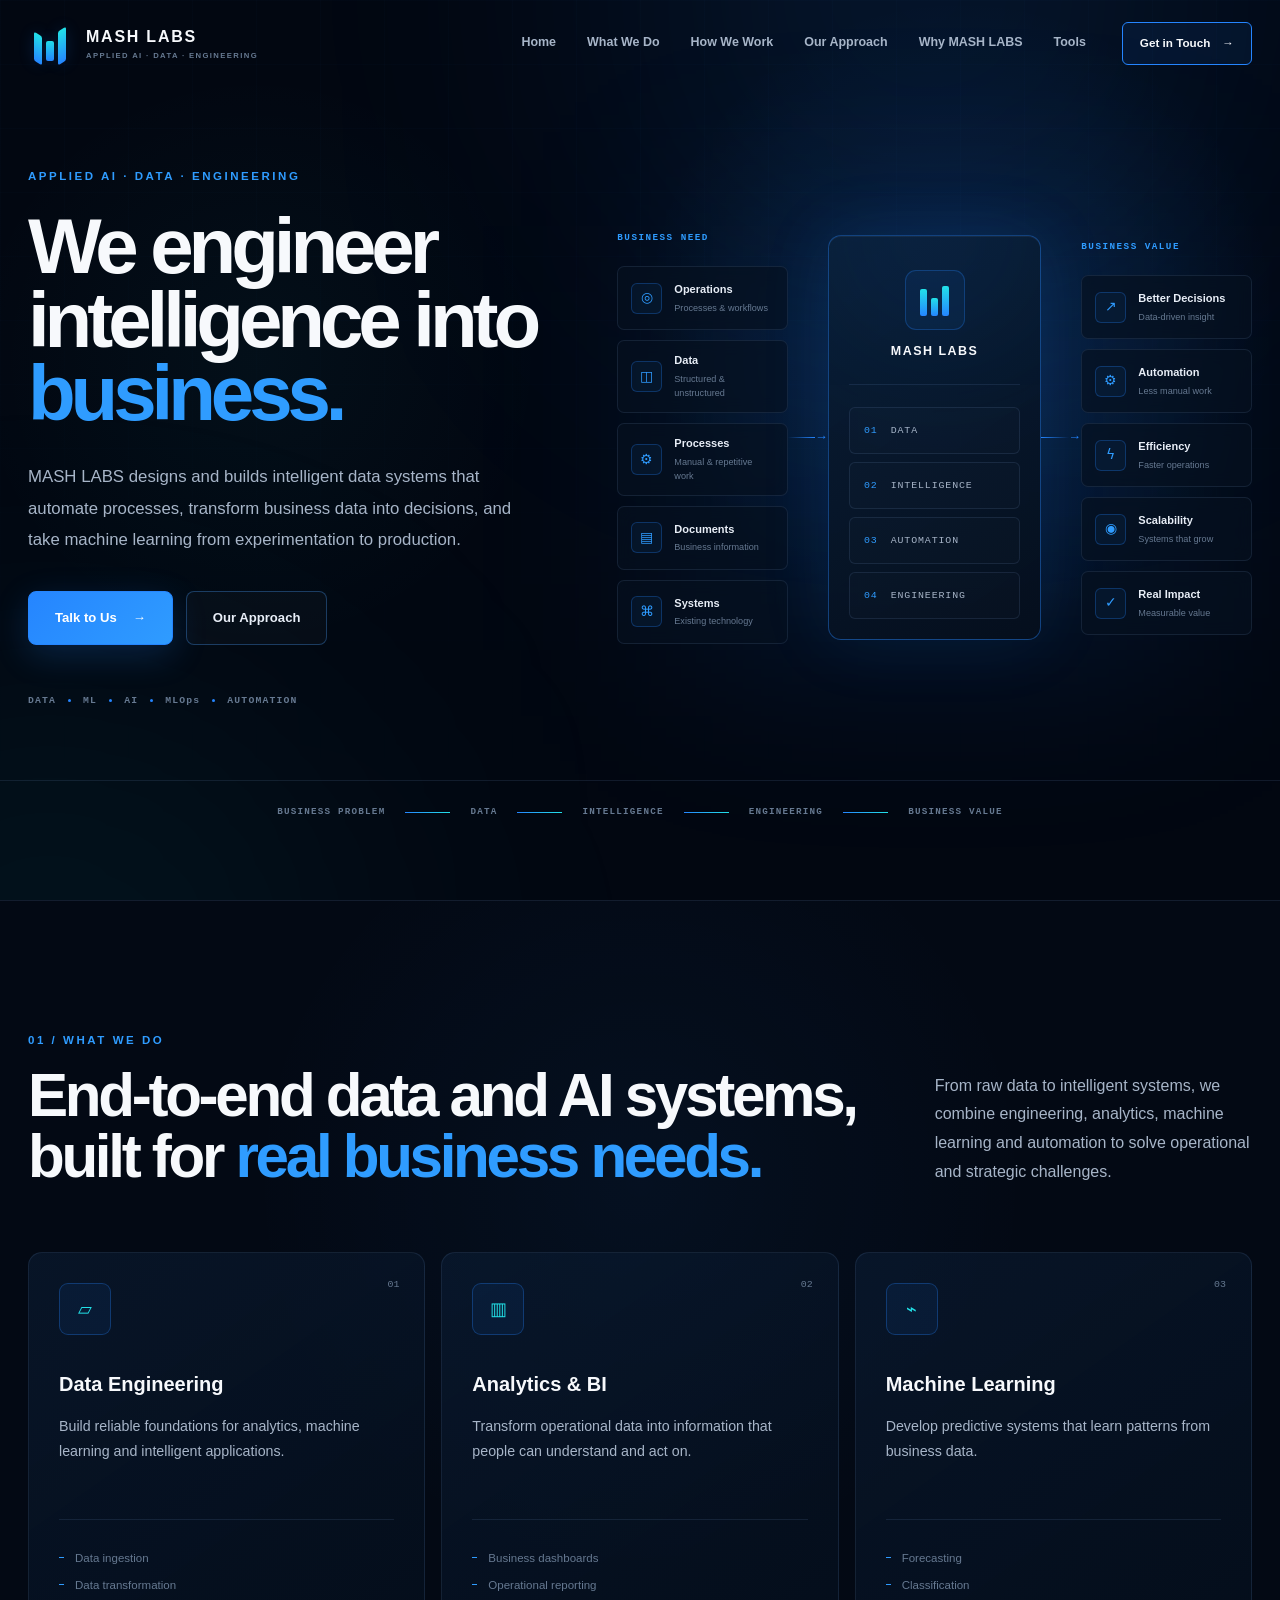
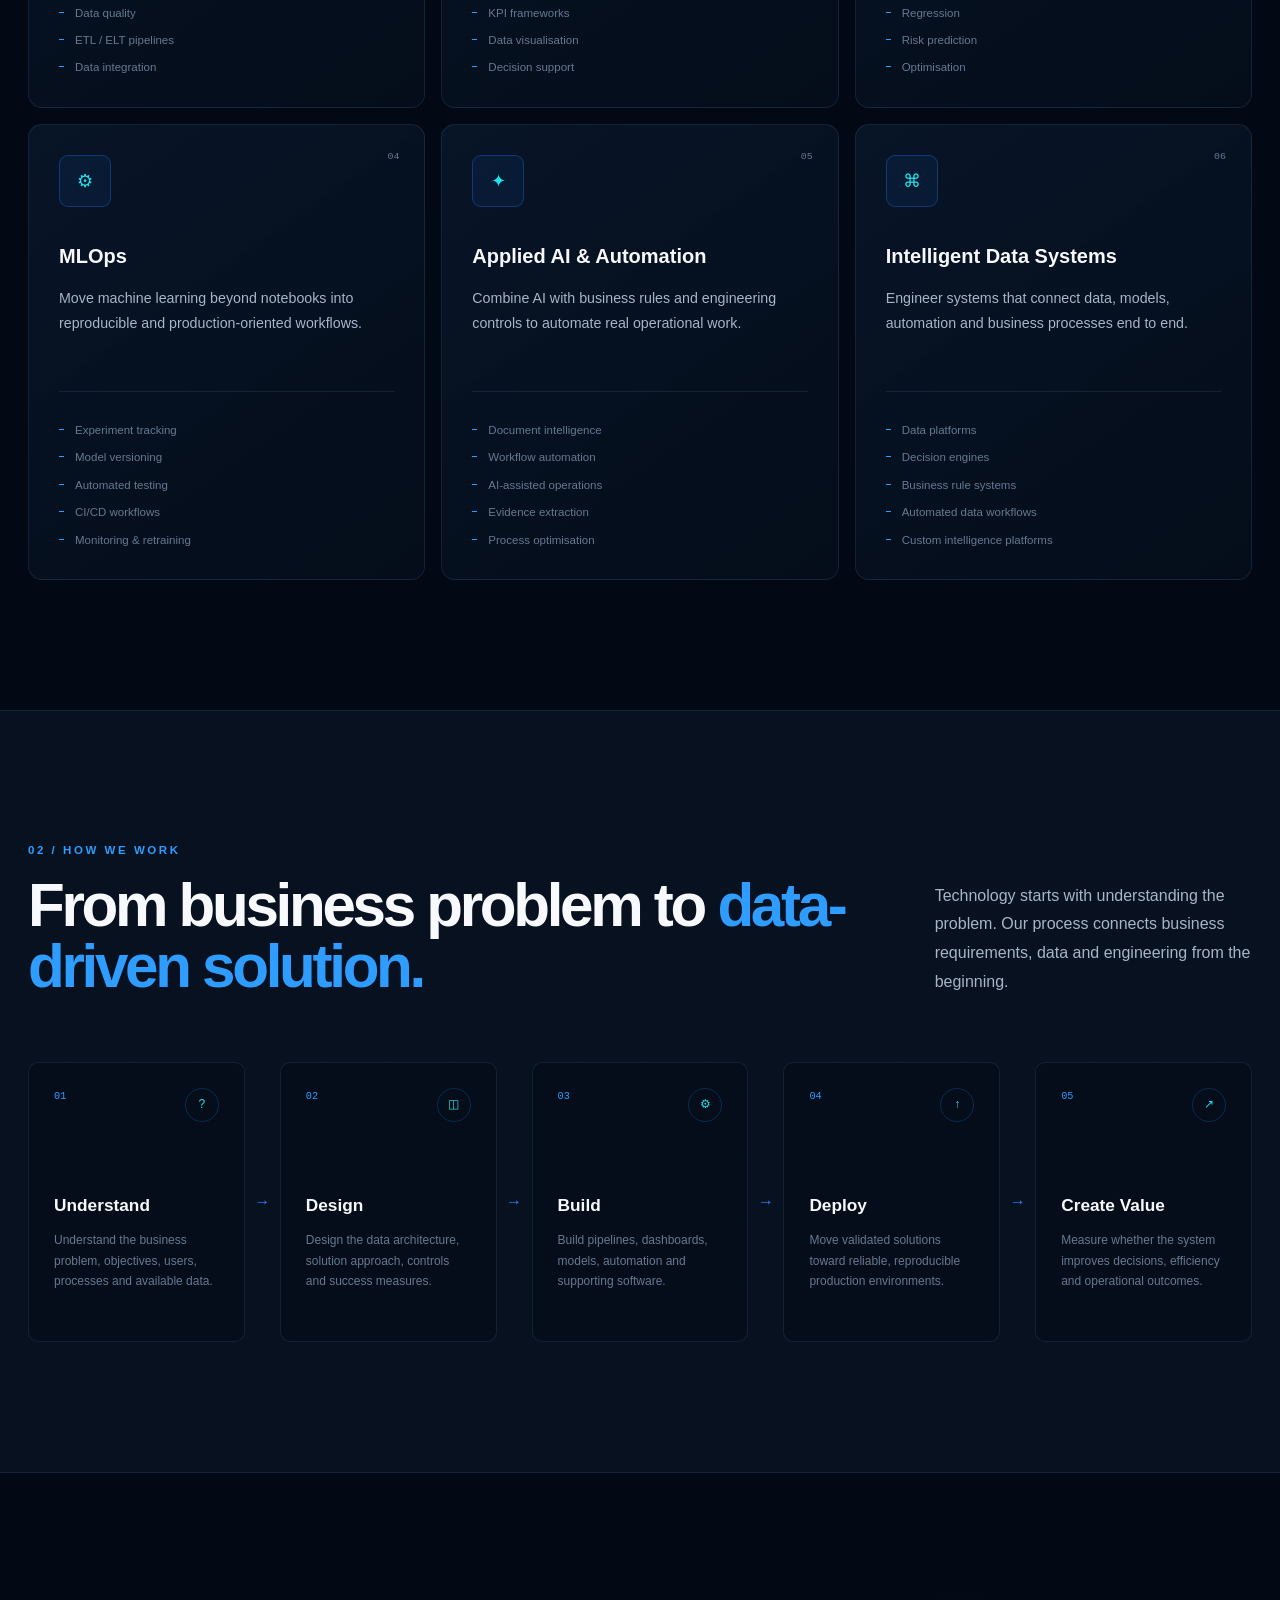
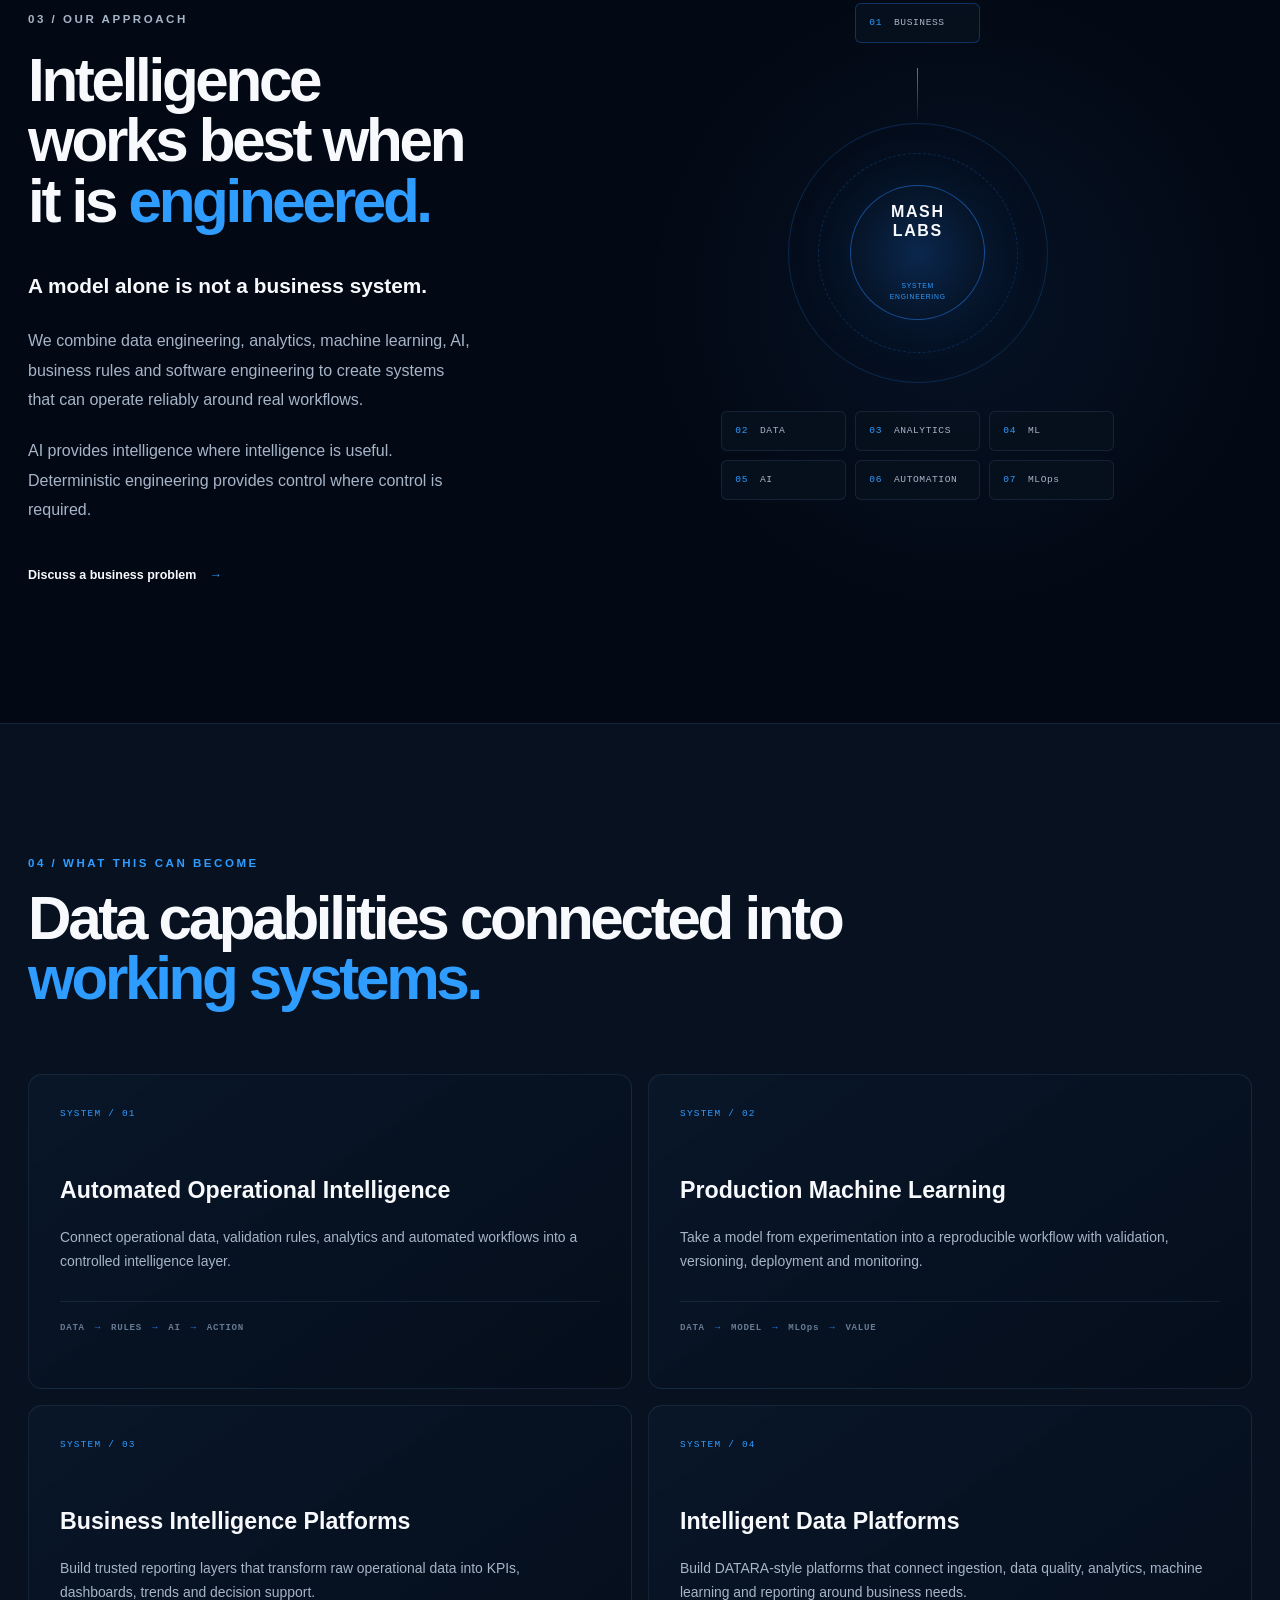
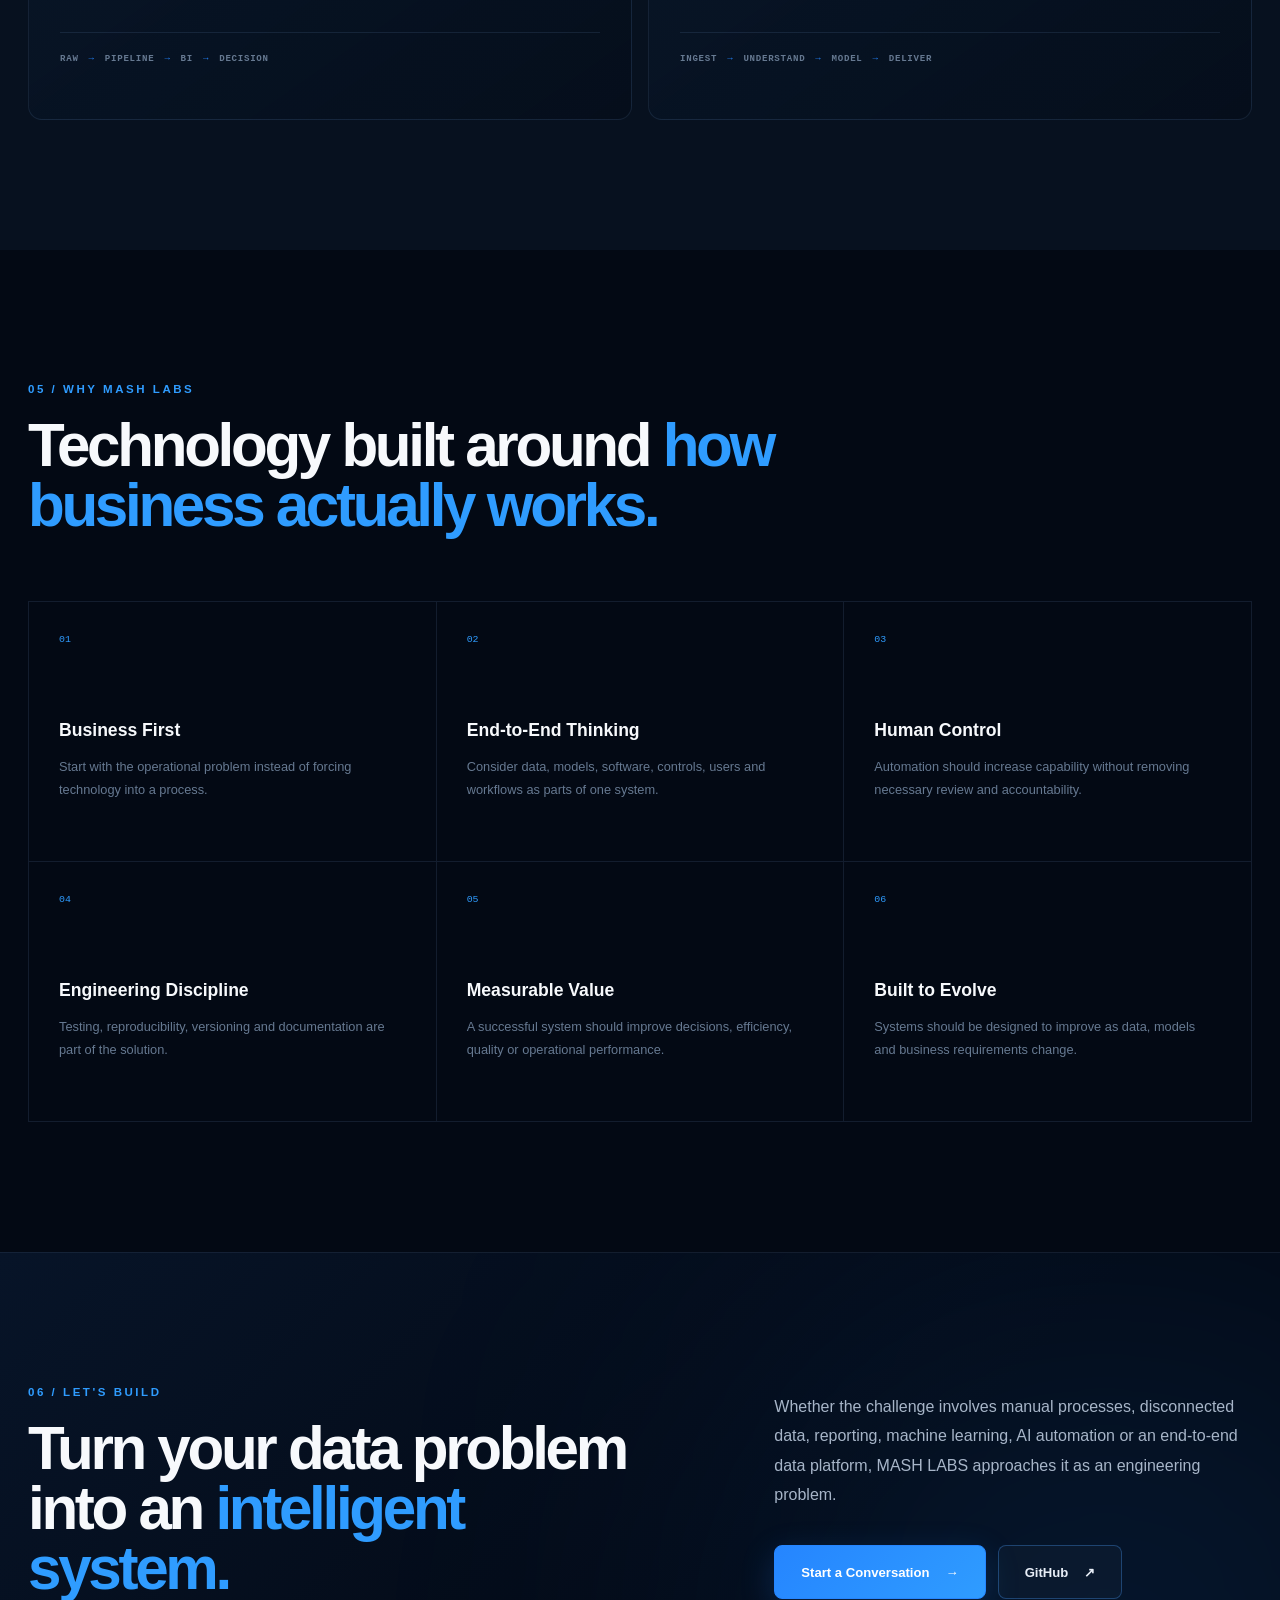
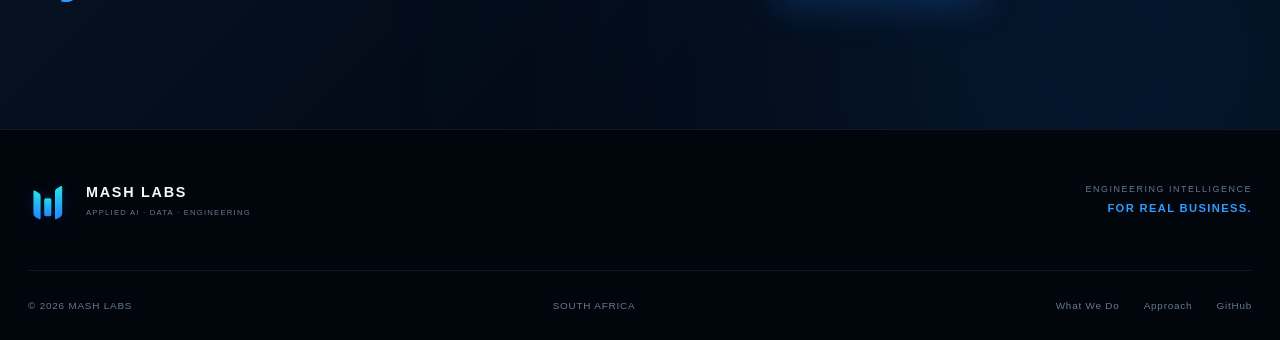
<file: index.html>
<!DOCTYPE html>
<html lang="en">

<head>
    
    <meta charset="UTF-8">

    <meta
        name="viewport"
        content="width=device-width, initial-scale=1.0"
    >

    <title>MASH LABS | Applied AI · Data · Engineering</title>

    <meta
        name="description"
        content="MASH LABS is an applied AI and data engineering lab building intelligent data systems, machine learning solutions, MLOps platforms, analytics and business automation."
    >

    <meta
        name="author"
        content="MASH LABS"
    >

    <meta
        name="theme-color"
        content="#030A14"
    >

    <!-- =====================================================
         MASH LABS SOCIAL / OPEN GRAPH
         ===================================================== -->

    <meta
        property="og:type"
        content="website"
    >

    <meta
        property="og:site_name"
        content="MASH LABS"
    >

    <meta
        property="og:title"
        content="MASH LABS | Applied AI · Data · Engineering"
    >

    <meta
        property="og:description"
        content="We engineer intelligence into business. MASH LABS builds intelligent data systems across data engineering, analytics, machine learning, MLOps and applied AI."
    >

    <meta
        property="og:url"
        content="https://takalani95.github.io/mash-labs/"
    >

    <meta
        property="og:image"
        content="https://takalani95.github.io/mash-labs/assets/images/brand/mash-labs-social-banner.png"
    >

    <meta
        property="og:image:alt"
        content="MASH LABS — Applied AI, Data and Engineering"
    >

    <!-- =====================================================
         X / TWITTER CARD
         ===================================================== -->

    <meta
        name="twitter:card"
        content="summary_large_image"
    >

    <meta
        name="twitter:title"
        content="MASH LABS | Applied AI · Data · Engineering"
    >

    <meta
        name="twitter:description"
        content="We engineer intelligence into business."
    >

    <meta
        name="twitter:image"
        content="https://takalani95.github.io/mash-labs/assets/images/brand/mash-labs-social-banner.png"
    >

    <!-- =====================================================
         BRAND ASSETS
         ===================================================== -->

    <link
        rel="icon"
        type="image/svg+xml"
        href="assets/images/brand/mash-labs-mark.svg"
    >

    <link
        rel="stylesheet"
        href="assets/css/style.css"
    >
</head>



<body>

    <!-- =====================================================
         NAVIGATION
         ===================================================== -->

    <header class="site-header">

        <nav class="navbar container">

            <a class="brand" href="#home" aria-label="MASH LABS home">

                <div class="brand-symbol" aria-hidden="true">
                    <span class="symbol-left"></span>
                    <span class="symbol-middle"></span>
                    <span class="symbol-right"></span>
                </div>

                <div class="brand-copy">
                    <strong>MASH LABS</strong>
                    <span>APPLIED AI · DATA · ENGINEERING</span>
                </div>

            </a>


            <button
                class="menu-toggle"
                type="button"
                aria-label="Open navigation"
                aria-expanded="false"
            >
                <span></span>
                <span></span>
            </button>


            <div class="nav-links">

                <a href="#home">Home</a>
                <a href="#services">What We Do</a>
                <a href="#process">How We Work</a>
                <a href="#approach">Our Approach</a>
                <a href="#why">Why MASH LABS</a>
                <a href="tools/">Tools</a>

            </div>


            <a class="nav-cta" href="#contact">
                Get in Touch
                <span>→</span>
            </a>

        </nav>

    </header>


    <main>

        <!-- =====================================================
             HERO
             ===================================================== -->

        <section class="hero" id="home">

            <div class="hero-grid"></div>
            <div class="hero-glow hero-glow-one"></div>
            <div class="hero-glow hero-glow-two"></div>


            <div class="container hero-layout">


                <!-- Hero copy -->

                <div class="hero-copy">

                    <p class="eyebrow">
                        APPLIED AI · DATA · ENGINEERING
                    </p>


                    <h1>
                        We engineer
                        <br>
                        intelligence into
                        <span>business.</span>
                    </h1>


                    <p class="hero-description">

                        MASH LABS designs and builds intelligent data systems
                        that automate processes, transform business data into
                        decisions, and take machine learning from
                        experimentation to production.

                    </p>


                    <div class="hero-actions">

                        <a class="button button-primary" href="#contact">
                            Talk to Us
                            <span>→</span>
                        </a>

                        <a class="button button-secondary" href="#approach">
                            Our Approach
                        </a>

                    </div>


                    <div class="hero-tech">

                        <span>DATA</span>
                        <i></i>
                        <span>ML</span>
                        <i></i>
                        <span>AI</span>
                        <i></i>
                        <span>MLOps</span>
                        <i></i>
                        <span>AUTOMATION</span>

                    </div>

                </div>


                <!-- Hero System Illustration -->

                <div class="hero-system">

                    <div class="system-map">


                        <!-- Business Need -->

                        <div class="system-column input-column">

                            <div class="system-heading">
                                BUSINESS NEED
                            </div>


                            <div class="input-item">
                                <span class="system-icon">◎</span>

                                <div>
                                    <strong>Operations</strong>
                                    <small>Processes & workflows</small>
                                </div>
                            </div>


                            <div class="input-item">
                                <span class="system-icon">◫</span>

                                <div>
                                    <strong>Data</strong>
                                    <small>Structured & unstructured</small>
                                </div>
                            </div>


                            <div class="input-item">
                                <span class="system-icon">⚙</span>

                                <div>
                                    <strong>Processes</strong>
                                    <small>Manual & repetitive work</small>
                                </div>
                            </div>


                            <div class="input-item">
                                <span class="system-icon">▤</span>

                                <div>
                                    <strong>Documents</strong>
                                    <small>Business information</small>
                                </div>
                            </div>


                            <div class="input-item">
                                <span class="system-icon">⌘</span>

                                <div>
                                    <strong>Systems</strong>
                                    <small>Existing technology</small>
                                </div>
                            </div>

                        </div>


                        <div class="system-connector connector-left">
                            <span></span>
                            <strong>→</strong>
                        </div>


                        <!-- MASH LABS Engine -->

                        <div class="engine">

                            <div class="engine-top">

                                <div class="engine-logo">

                                    <div class="engine-symbol">
                                        <span></span>
                                        <span></span>
                                        <span></span>
                                    </div>

                                </div>

                                <strong>MASH LABS</strong>

                            </div>


                            <div class="engine-layer">
                                <span>01</span>
                                DATA
                            </div>

                            <div class="engine-layer">
                                <span>02</span>
                                INTELLIGENCE
                            </div>

                            <div class="engine-layer">
                                <span>03</span>
                                AUTOMATION
                            </div>

                            <div class="engine-layer">
                                <span>04</span>
                                ENGINEERING
                            </div>

                        </div>


                        <div class="system-connector connector-right">
                            <span></span>
                            <strong>→</strong>
                        </div>


                        <!-- Outputs -->

                        <div class="system-column output-column">

                            <div class="system-heading">
                                BUSINESS VALUE
                            </div>


                            <div class="output-item">
                                <span>↗</span>

                                <div>
                                    <strong>Better Decisions</strong>
                                    <small>Data-driven insight</small>
                                </div>
                            </div>


                            <div class="output-item">
                                <span>⚙</span>

                                <div>
                                    <strong>Automation</strong>
                                    <small>Less manual work</small>
                                </div>
                            </div>


                            <div class="output-item">
                                <span>ϟ</span>

                                <div>
                                    <strong>Efficiency</strong>
                                    <small>Faster operations</small>
                                </div>
                            </div>


                            <div class="output-item">
                                <span>◉</span>

                                <div>
                                    <strong>Scalability</strong>
                                    <small>Systems that grow</small>
                                </div>
                            </div>


                            <div class="output-item">
                                <span>✓</span>

                                <div>
                                    <strong>Real Impact</strong>
                                    <small>Measurable value</small>
                                </div>
                            </div>

                        </div>


                    </div>

                </div>

            </div>


            <div class="hero-bottom-line">

                <div class="container">

                    <span>
                        BUSINESS PROBLEM
                    </span>

                    <i></i>

                    <span>
                        DATA
                    </span>

                    <i></i>

                    <span>
                        INTELLIGENCE
                    </span>

                    <i></i>

                    <span>
                        ENGINEERING
                    </span>

                    <i></i>

                    <span>
                        BUSINESS VALUE
                    </span>

                </div>

            </div>

        </section>


        <!-- =====================================================
             WHAT WE DO
             ===================================================== -->

        <section class="services section" id="services">

            <div class="container">


                <div class="section-heading">

                    <div>

                        <p class="section-label">
                            01 / WHAT WE DO
                        </p>

                        <h2>
                            End-to-end data and AI systems,
                            built for
                            <span>real business needs.</span>
                        </h2>

                    </div>


                    <p class="section-description">

                        From raw data to intelligent systems, we combine
                        engineering, analytics, machine learning and automation
                        to solve operational and strategic challenges.

                    </p>

                </div>


                <div class="services-grid">


                    <!-- Data Engineering -->

                    <article class="service-card">

                        <div class="service-number">01</div>

                        <div class="service-icon">
                            <span>▱</span>
                        </div>

                        <h3>Data Engineering</h3>

                        <p>
                            Build reliable foundations for analytics,
                            machine learning and intelligent applications.
                        </p>

                        <ul>
                            <li>Data ingestion</li>
                            <li>Data transformation</li>
                            <li>Data quality</li>
                            <li>ETL / ELT pipelines</li>
                            <li>Data integration</li>
                        </ul>

                    </article>


                    <!-- Analytics -->

                    <article class="service-card">

                        <div class="service-number">02</div>

                        <div class="service-icon">
                            <span>▥</span>
                        </div>

                        <h3>Analytics & BI</h3>

                        <p>
                            Transform operational data into information
                            that people can understand and act on.
                        </p>

                        <ul>
                            <li>Business dashboards</li>
                            <li>Operational reporting</li>
                            <li>KPI frameworks</li>
                            <li>Data visualisation</li>
                            <li>Decision support</li>
                        </ul>

                    </article>


                    <!-- Machine Learning -->

                    <article class="service-card">

                        <div class="service-number">03</div>

                        <div class="service-icon">
                            <span>⌁</span>
                        </div>

                        <h3>Machine Learning</h3>

                        <p>
                            Develop predictive systems that learn patterns
                            from business data.
                        </p>

                        <ul>
                            <li>Forecasting</li>
                            <li>Classification</li>
                            <li>Regression</li>
                            <li>Risk prediction</li>
                            <li>Optimisation</li>
                        </ul>

                    </article>


                    <!-- MLOps -->

                    <article class="service-card">

                        <div class="service-number">04</div>

                        <div class="service-icon">
                            <span>⚙</span>
                        </div>

                        <h3>MLOps</h3>

                        <p>
                            Move machine learning beyond notebooks into
                            reproducible and production-oriented workflows.
                        </p>

                        <ul>
                            <li>Experiment tracking</li>
                            <li>Model versioning</li>
                            <li>Automated testing</li>
                            <li>CI/CD workflows</li>
                            <li>Monitoring & retraining</li>
                        </ul>

                    </article>


                    <!-- AI Automation -->

                    <article class="service-card">

                        <div class="service-number">05</div>

                        <div class="service-icon">
                            <span>✦</span>
                        </div>

                        <h3>Applied AI & Automation</h3>

                        <p>
                            Combine AI with business rules and engineering
                            controls to automate real operational work.
                        </p>

                        <ul>
                            <li>Document intelligence</li>
                            <li>Workflow automation</li>
                            <li>AI-assisted operations</li>
                            <li>Evidence extraction</li>
                            <li>Process optimisation</li>
                        </ul>

                    </article>


                    <!-- Intelligent Systems -->

                    <article class="service-card">

                        <div class="service-number">06</div>

                        <div class="service-icon">
                            <span>⌘</span>
                        </div>

                        <h3>Intelligent Data Systems</h3>

                        <p>
                            Engineer systems that connect data, models,
                            automation and business processes end to end.
                        </p>

                        <ul>
                            <li>Data platforms</li>
                            <li>Decision engines</li>
                            <li>Business rule systems</li>
                            <li>Automated data workflows</li>
                            <li>Custom intelligence platforms</li>
                        </ul>

                    </article>


                </div>

            </div>

        </section>


        <!-- =====================================================
             HOW WE WORK
             ===================================================== -->

        <section class="process section" id="process">

            <div class="process-grid-bg"></div>

            <div class="container">


                <div class="section-heading process-heading">

                    <div>

                        <p class="section-label">
                            02 / HOW WE WORK
                        </p>

                        <h2>
                            From business problem
                            to <span>data-driven solution.</span>
                        </h2>

                    </div>


                    <p class="section-description">

                        Technology starts with understanding the problem.
                        Our process connects business requirements,
                        data and engineering from the beginning.

                    </p>

                </div>


                <div class="process-flow">


                    <article class="process-step">

                        <div class="step-top">

                            <span class="step-number">01</span>

                            <div class="step-icon">
                                ?
                            </div>

                        </div>

                        <h3>Understand</h3>

                        <p>
                            Understand the business problem, objectives,
                            users, processes and available data.
                        </p>

                    </article>


                    <div class="process-arrow">→</div>


                    <article class="process-step">

                        <div class="step-top">

                            <span class="step-number">02</span>

                            <div class="step-icon">
                                ◫
                            </div>

                        </div>

                        <h3>Design</h3>

                        <p>
                            Design the data architecture, solution approach,
                            controls and success measures.
                        </p>

                    </article>


                    <div class="process-arrow">→</div>


                    <article class="process-step">

                        <div class="step-top">

                            <span class="step-number">03</span>

                            <div class="step-icon">
                                ⚙
                            </div>

                        </div>

                        <h3>Build</h3>

                        <p>
                            Build pipelines, dashboards, models,
                            automation and supporting software.
                        </p>

                    </article>


                    <div class="process-arrow">→</div>


                    <article class="process-step">

                        <div class="step-top">

                            <span class="step-number">04</span>

                            <div class="step-icon">
                                ↑
                            </div>

                        </div>

                        <h3>Deploy</h3>

                        <p>
                            Move validated solutions toward reliable,
                            reproducible production environments.
                        </p>

                    </article>


                    <div class="process-arrow">→</div>


                    <article class="process-step">

                        <div class="step-top">

                            <span class="step-number">05</span>

                            <div class="step-icon">
                                ↗
                            </div>

                        </div>

                        <h3>Create Value</h3>

                        <p>
                            Measure whether the system improves decisions,
                            efficiency and operational outcomes.
                        </p>

                    </article>


                </div>

            </div>

        </section>


        <!-- =====================================================
             APPROACH
             ===================================================== -->

        <section class="approach section" id="approach">

            <div class="container approach-layout">


                <div class="approach-copy">

                    <p class="section-label">
                        03 / OUR APPROACH
                    </p>


                    <h2>
                        Intelligence works best
                        when it is
                        <span>engineered.</span>
                    </h2>


                    <p class="approach-lead">

                        A model alone is not a business system.

                    </p>


                    <p>

                        We combine data engineering, analytics, machine
                        learning, AI, business rules and software engineering
                        to create systems that can operate reliably around
                        real workflows.

                    </p>


                    <p>

                        AI provides intelligence where intelligence is useful.
                        Deterministic engineering provides control where
                        control is required.

                    </p>


                    <a class="text-link" href="#contact">
                        Discuss a business problem
                        <span>→</span>
                    </a>

                </div>


                <div class="approach-system">


                    <div class="approach-node node-business">
                        <span>01</span>
                        BUSINESS
                    </div>


                    <div class="approach-line"></div>


                    <div class="approach-core">

                        <div class="core-ring ring-one"></div>
                        <div class="core-ring ring-two"></div>

                        <div class="core-center">

                            <strong>
                                MASH
                                <br>
                                LABS
                            </strong>

                            <small>
                                SYSTEM
                                <br>
                                ENGINEERING
                            </small>

                        </div>

                    </div>


                    <div class="approach-nodes">

                        <div class="approach-node">
                            <span>02</span>
                            DATA
                        </div>

                        <div class="approach-node">
                            <span>03</span>
                            ANALYTICS
                        </div>

                        <div class="approach-node">
                            <span>04</span>
                            ML
                        </div>

                        <div class="approach-node">
                            <span>05</span>
                            AI
                        </div>

                        <div class="approach-node">
                            <span>06</span>
                            AUTOMATION
                        </div>

                        <div class="approach-node">
                            <span>07</span>
                            MLOps
                        </div>

                    </div>


                </div>

            </div>

        </section>


        <!-- =====================================================
             SYSTEM EXAMPLES
             ===================================================== -->

        <section class="solutions section">

            <div class="container">


                <div class="section-heading">

                    <div>

                        <p class="section-label">
                            04 / WHAT THIS CAN BECOME
                        </p>

                        <h2>
                            Data capabilities connected
                            into <span>working systems.</span>
                        </h2>

                    </div>

                </div>


                <div class="solution-grid">


                    <article class="solution-card">

                        <span class="solution-index">
                            SYSTEM / 01
                        </span>

                        <h3>
                            Automated Operational Intelligence
                        </h3>

                        <p>

                            Connect operational data, validation rules,
                            analytics and automated workflows into a
                            controlled intelligence layer.

                        </p>


                        <div class="mini-flow">

                            <span>DATA</span>
                            <i>→</i>
                            <span>RULES</span>
                            <i>→</i>
                            <span>AI</span>
                            <i>→</i>
                            <span>ACTION</span>

                        </div>

                    </article>


                    <article class="solution-card">

                        <span class="solution-index">
                            SYSTEM / 02
                        </span>

                        <h3>
                            Production Machine Learning
                        </h3>

                        <p>

                            Take a model from experimentation into a
                            reproducible workflow with validation,
                            versioning, deployment and monitoring.

                        </p>


                        <div class="mini-flow">

                            <span>DATA</span>
                            <i>→</i>
                            <span>MODEL</span>
                            <i>→</i>
                            <span>MLOps</span>
                            <i>→</i>
                            <span>VALUE</span>

                        </div>

                    </article>


                    <article class="solution-card">

                        <span class="solution-index">
                            SYSTEM / 03
                        </span>

                        <h3>
                            Business Intelligence Platforms
                        </h3>

                        <p>

                            Build trusted reporting layers that transform
                            raw operational data into KPIs, dashboards,
                            trends and decision support.

                        </p>


                        <div class="mini-flow">

                            <span>RAW</span>
                            <i>→</i>
                            <span>PIPELINE</span>
                            <i>→</i>
                            <span>BI</span>
                            <i>→</i>
                            <span>DECISION</span>

                        </div>

                    </article>


                    <article class="solution-card">

                        <span class="solution-index">
                            SYSTEM / 04
                        </span>

                        <h3>
                            Intelligent Data Platforms
                        </h3>

                        <p>

                            Build DATARA-style platforms that connect
                            ingestion, data quality, analytics, machine
                            learning and reporting around business needs.

                        </p>


                        <div class="mini-flow">

                            <span>INGEST</span>
                            <i>→</i>
                            <span>UNDERSTAND</span>
                            <i>→</i>
                            <span>MODEL</span>
                            <i>→</i>
                            <span>DELIVER</span>

                        </div>

                    </article>


                </div>

            </div>

        </section>


        <!-- =====================================================
             WHY MASH LABS
             ===================================================== -->

        <section class="why section" id="why">

            <div class="container">


                <div class="why-heading">

                    <p class="section-label">
                        05 / WHY MASH LABS
                    </p>

                    <h2>
                        Technology built around
                        <span>how business actually works.</span>
                    </h2>

                </div>


                <div class="why-grid">


                    <article class="why-card">

                        <span>01</span>

                        <h3>Business First</h3>

                        <p>
                            Start with the operational problem instead of
                            forcing technology into a process.
                        </p>

                    </article>


                    <article class="why-card">

                        <span>02</span>

                        <h3>End-to-End Thinking</h3>

                        <p>
                            Consider data, models, software, controls,
                            users and workflows as parts of one system.
                        </p>

                    </article>


                    <article class="why-card">

                        <span>03</span>

                        <h3>Human Control</h3>

                        <p>
                            Automation should increase capability without
                            removing necessary review and accountability.
                        </p>

                    </article>


                    <article class="why-card">

                        <span>04</span>

                        <h3>Engineering Discipline</h3>

                        <p>
                            Testing, reproducibility, versioning and
                            documentation are part of the solution.
                        </p>

                    </article>


                    <article class="why-card">

                        <span>05</span>

                        <h3>Measurable Value</h3>

                        <p>
                            A successful system should improve decisions,
                            efficiency, quality or operational performance.
                        </p>

                    </article>


                    <article class="why-card">

                        <span>06</span>

                        <h3>Built to Evolve</h3>

                        <p>
                            Systems should be designed to improve as data,
                            models and business requirements change.
                        </p>

                    </article>


                </div>

            </div>

        </section>


        <!-- =====================================================
             FINAL CTA
             ===================================================== -->

        <section class="contact section" id="contact">

            <div class="contact-glow"></div>


            <div class="container contact-layout">


                <div>

                    <p class="section-label">
                        06 / LET'S BUILD
                    </p>


                    <h2>
                        Turn your data problem
                        into an
                        <span>intelligent system.</span>
                    </h2>

                </div>


                <div class="contact-copy">

                    <p>

                        Whether the challenge involves manual processes,
                        disconnected data, reporting, machine learning,
                        AI automation or an end-to-end data platform,
                        MASH LABS approaches it as an engineering problem.

                    </p>


                    <div class="contact-actions">

                        <a
                            class="button button-primary"
                            href="mailto:YOUR_EMAIL_HERE"
                        >
                            Start a Conversation
                            <span>→</span>
                        </a>


                        <a
                            class="button button-secondary"
                            href="https://github.com/takalani95"
                            target="_blank"
                            rel="noopener noreferrer"
                        >
                            GitHub
                            <span>↗</span>
                        </a>

                    </div>

                </div>


            </div>

        </section>

    </main>


    <!-- =====================================================
         FOOTER
         ===================================================== -->

    <footer class="site-footer">

        <div class="container footer-top">


            <div class="footer-brand">

                <div class="brand-symbol footer-symbol" aria-hidden="true">
                    <span class="symbol-left"></span>
                    <span class="symbol-middle"></span>
                    <span class="symbol-right"></span>
                </div>


                <div>

                    <strong>MASH LABS</strong>

                    <span>
                        APPLIED AI · DATA · ENGINEERING
                    </span>

                </div>

            </div>


            <div class="footer-message">

                <span>
                    ENGINEERING INTELLIGENCE
                </span>

                <strong>
                    FOR REAL BUSINESS.
                </strong>

            </div>


        </div>


        <div class="container footer-bottom">

            <p>
                © <span id="current-year"></span> MASH LABS
            </p>


            <p>
                SOUTH AFRICA
            </p>


            <div class="footer-links">

                <a href="#services">What We Do</a>

                <a href="#approach">Approach</a>

                <a
                    href="https://github.com/takalani95"
                    target="_blank"
                    rel="noopener noreferrer"
                >
                    GitHub
                </a>

            </div>

        </div>

    </footer>


    <script src="assets/js/main.js"></script>

</body>

</html>
</file>
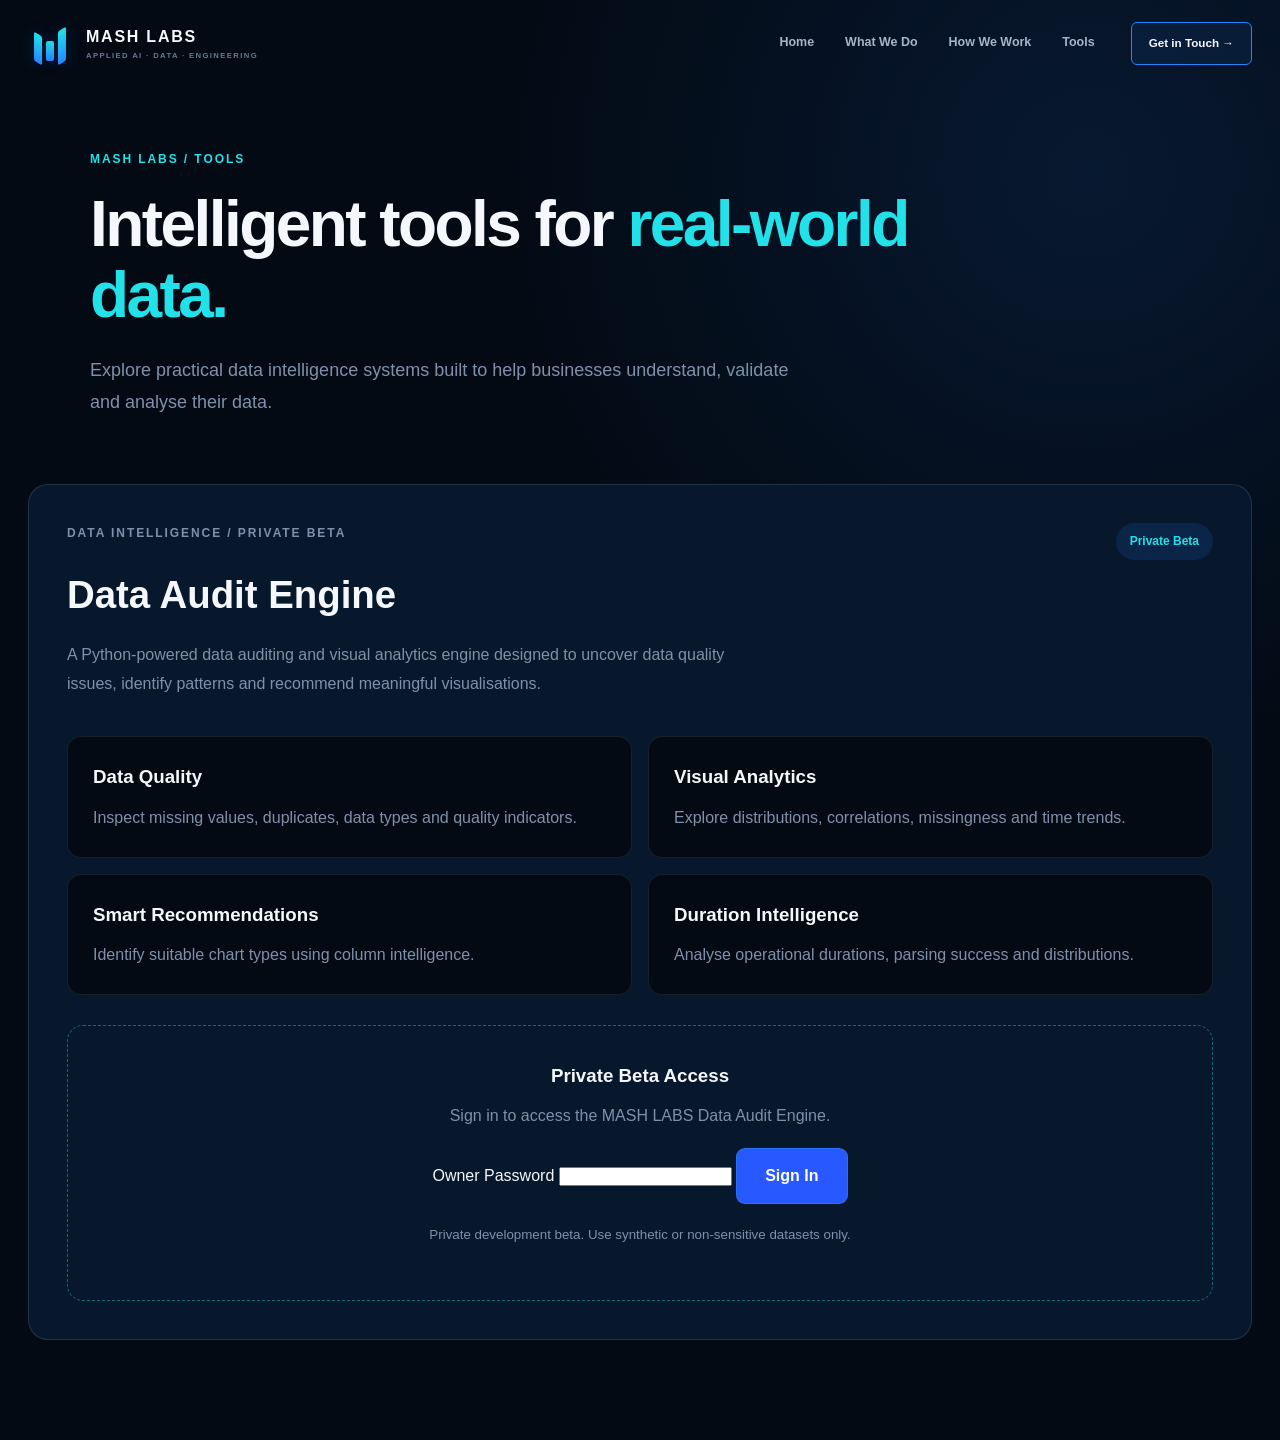
<file: tools/index.html>
<!DOCTYPE html>
<html lang="en">
<head>
    <meta charset="UTF-8">
    <meta name="viewport" content="width=device-width, initial-scale=1.0">
    <title>Tools | MASH LABS</title>
    <meta name="description"
          content="Explore intelligent data tools developed by MASH LABS.">
    <link rel="icon" type="image/svg+xml"
          href="../assets/images/brand/mash-labs-mark.svg">
    <link rel="stylesheet" href="../assets/css/style.css">
    <link rel="stylesheet" href="../assets/css/tools.css">
</head>
<body>
    <header class="site-header">
        <nav class="navbar container">
            <a class="brand" href="../index.html#home"
               aria-label="MASH LABS home">
                <div class="brand-symbol" aria-hidden="true">
                    <span class="symbol-left"></span>
                    <span class="symbol-middle"></span>
                    <span class="symbol-right"></span>
                </div>
                <div class="brand-copy">
                    <strong>MASH LABS</strong>
                    <span>APPLIED AI · DATA · ENGINEERING</span>
                </div>
            </a>

            <button class="menu-toggle" type="button"
                    aria-label="Open navigation"
                    aria-expanded="false">
                <span></span><span></span>
            </button>

            <div class="nav-links">
                <a href="../index.html#home">Home</a>
                <a href="../index.html#services">What We Do</a>
                <a href="../index.html#process">How We Work</a>
                <a href="./" aria-current="page">Tools</a>
            </div>

            <a class="nav-cta" href="../index.html#contact">
                Get in Touch →
            </a>
        </nav>
    </header>

    <main class="tools-main">
        <section class="container tools-intro">
            <p class="tools-eyebrow">MASH LABS / TOOLS</p>
            <h1>Intelligent tools for
                <span>real-world data.</span>
            </h1>
            <p class="tools-lead">
                Explore practical data intelligence systems built
                to help businesses understand, validate and
                analyse their data.
            </p>
        </section>

        <section class="container tool-panel"
                 aria-labelledby="audit-title">

            <div class="tool-heading">
                <div>
                    <p class="tools-eyebrow">
                        DATA INTELLIGENCE / PRIVATE BETA
                    </p>
                    <h2 id="audit-title">Data Audit Engine</h2>
                    <p>
                        A Python-powered data auditing and visual
                        analytics engine designed to uncover data
                        quality issues, identify patterns and
                        recommend meaningful visualisations.
                    </p>
                </div>
                <span class="tool-status">
                    Private Beta
                </span>
            </div>

            <div class="tool-features">
                <article>
                    <h3>Data Quality</h3>
                    <p>
                        Inspect missing values, duplicates,
                        data types and quality indicators.
                    </p>
                </article>
                <article>
                    <h3>Visual Analytics</h3>
                    <p>
                        Explore distributions, correlations,
                        missingness and time trends.
                    </p>
                </article>
                <article>
                    <h3>Smart Recommendations</h3>
                    <p>
                        Identify suitable chart types using
                        column intelligence.
                    </p>
                </article>
                <article>
                    <h3>Duration Intelligence</h3>
                    <p>
                        Analyse operational durations, parsing
                        success and distributions.
                    </p>
                </article>
            </div>

            <div class="tool-upload">

                <section id="owner-login-section"
                         aria-labelledby="owner-login-title">
                    <h3 id="owner-login-title">
                        Private Beta Access
                    </h3>
                    <p>
                        Sign in to access the MASH LABS
                        Data Audit Engine.
                    </p>

                    <form id="owner-login-form">
                        <label for="owner-password">
                            Owner Password
                        </label>
                        <input
                            type="password"
                            id="owner-password"
                            name="password"
                            autocomplete="current-password"
                            required
                        >
                        <button type="submit"
                                id="owner-login-submit">
                            Sign In
                        </button>
                    </form>

                    <p id="owner-login-message"
                       role="status"
                       aria-live="polite"></p>
                </section>

                <section id="owner-session-section" hidden>
                    <p id="owner-session-status"
                       role="status">
                        Authenticated as owner.
                    </p>
                    <button type="button"
                            id="owner-logout">
                        Sign Out
                    </button>
                </section>

                <section id="owner-audit-section" hidden>
                    <h3>Upload your dataset</h3>
                    <p>
                        Select a CSV or Excel file to analyse
                        its data quality, structure and
                        recommended visualisations.
                    </p>

                    <form id="audit-form">
                        <label for="dataset-file">
                            Choose a dataset
                        </label>

                        <input
                            type="file"
                            id="dataset-file"
                            name="file"
                            accept=".csv,.xlsx"
                            required
                        >

                        <small>
                            Supported formats: CSV, XLSX.
                            Maximum size: 5 MB.
                        </small>

                        <button type="submit"
                                id="audit-submit">
                            Analyse Dataset
                        </button>
                    </form>

                    <p id="audit-message"
                       role="status"
                       aria-live="polite"></p>

                    <section id="audit-results"
                             hidden
                             aria-label="Dataset audit results">
                        <h3>Audit Results</h3>
                        <div id="audit-summary"></div>
                        <div id="audit-quality"></div>
                        <div id="audit-recommendations"></div>
                    </section>
                </section>

                <small>
                    Private development beta.
                    Use synthetic or non-sensitive datasets only.
                </small>
            </div>
        </section>
    </main>

    <script src="../assets/js/main.js"></script>
    <script src="../assets/js/tools/audit.js"></script>
</body>
</html>
</file>
<file: assets/css/style.css>
﻿/* =========================================================
   MASH LABS V2
   Applied AI Â· Data Â· Engineering
   ========================================================= */


/* =========================================================
   DESIGN SYSTEM
   ========================================================= */

:root {
    --bg: #030914;
    --bg-deep: #020711;
    --bg-soft: #07111f;
    --surface: #081525;
    --surface-soft: #0b192b;
    --surface-blue: #0b1d35;

    --white: #f7f9fc;
    --text: #e8eef7;
    --text-soft: #a7b5c8;
    --text-muted: #667991;

    --blue: #2585ff;
    --blue-bright: #2f9cff;
    --cyan: #22e1e8;
    --cyan-soft: #55f3e5;
    --green: #31e6ad;

    --blue-glow: rgba(37, 133, 255, 0.25);
    --cyan-glow: rgba(34, 225, 232, 0.18);

    --line: rgba(130, 174, 225, 0.12);
    --line-bright: rgba(71, 160, 255, 0.32);

    --container: 1420px;

    --radius-sm: 8px;
    --radius-md: 14px;
    --radius-lg: 22px;

    --transition: 220ms ease;
}


/* =========================================================
   RESET
   ========================================================= */

* {
    box-sizing: border-box;
    margin: 0;
    padding: 0;
}

html {
    scroll-behavior: smooth;
}

body {
    min-height: 100vh;
    overflow-x: hidden;

    background: var(--bg);
    color: var(--text);

    font-family:
        Inter,
        "Segoe UI",
        Arial,
        sans-serif;

    line-height: 1.6;

    -webkit-font-smoothing: antialiased;
    text-rendering: optimizeLegibility;
}

body.menu-open {
    overflow: hidden;
}

a {
    color: inherit;
    text-decoration: none;
}

button {
    font: inherit;
}

img {
    display: block;
    max-width: 100%;
}

ul {
    list-style: none;
}

::selection {
    background: var(--blue);
    color: white;
}


/* =========================================================
   SHARED
   ========================================================= */

.container {
    width: min(calc(100% - 56px), var(--container));
    margin-inline: auto;
}

.section {
    position: relative;
    padding: 130px 0;
}

.section-label,
.eyebrow {
    color: var(--blue-bright);

    font-size: 0.72rem;
    font-weight: 800;
    letter-spacing: 0.22em;
    text-transform: uppercase;
}

.section-heading {
    display: grid;
    grid-template-columns: minmax(0, 1.45fr) minmax(300px, 0.55fr);
    align-items: end;
    gap: 70px;

    margin-bottom: 65px;
}

.section-heading h2,
.approach-copy h2,
.why-heading h2,
.contact h2 {
    max-width: 900px;
    margin-top: 17px;

    color: var(--white);

    font-size: clamp(2.5rem, 4.7vw, 5rem);
    font-weight: 650;
    line-height: 1;
    letter-spacing: -0.055em;
}

.section-heading h2 span,
.approach-copy h2 span,
.why-heading h2 span,
.contact h2 span {
    color: var(--blue-bright);
}

.section-description {
    max-width: 500px;

    color: var(--text-soft);

    font-size: 1rem;
    line-height: 1.8;
}

.button {
    display: inline-flex;
    align-items: center;
    justify-content: center;
    gap: 16px;

    min-height: 54px;
    padding: 0 26px;

    border: 1px solid var(--line-bright);
    border-radius: var(--radius-sm);

    font-size: 0.82rem;
    font-weight: 700;

    transition:
        transform var(--transition),
          background var(--transition),
                       border-color var(--transition),
        box-shadow var(--transition);
}

.button:hover {
    transform: translateY(-2px);
}

.button-primary {
    border-color: var(--blue);
    background:
        linear-gradient(
            135deg,
            var(--blue),
            var(--blue-bright)
        );

    color: white;

    box-shadow:
        0 10px 35px rgba(37, 133, 255, 0.2);
}

.button-primary:hover {
    box-shadow:
        0 15px 45px rgba(37, 133, 255, 0.35);
}

.button-secondary {
    background: rgba(255, 255, 255, 0.025);
    color: var(--text);
}

.button-secondary:hover {
    border-color: var(--blue);
    background: rgba(37, 133, 255, 0.08);
}


/* =========================================================
   NAVIGATION
   ========================================================= */

.site-header {
    position: fixed;
    z-index: 1000;
    top: 0;
    left: 0;

    width: 100%;

    border-bottom: 1px solid transparent;

    transition:
        background var(--transition),
        border-color var(--transition),
        backdrop-filter var(--transition);
}

.site-header.scrolled {
    border-color: var(--line);
    background: rgba(3, 9, 20, 0.88);

    backdrop-filter: blur(20px);
    -webkit-backdrop-filter: blur(20px);
}

.navbar {
    display: flex;
    align-items: center;
    justify-content: space-between;
    gap: 36px;

    min-height: 86px;
}

.brand {
    position: relative;
    z-index: 1002;

    display: flex;
    align-items: center;
    gap: 15px;

    flex-shrink: 0;
}

.brand-symbol {
    position: relative;

    display: flex;
    align-items: flex-end;
    justify-content: center;
    gap: 4px;

    width: 43px;
    height: 40px;
}

.brand-symbol span {
    display: block;

    width: 8px;

    border-radius: 2px;

    background:
        linear-gradient(
            to bottom,
            var(--cyan),
            var(--blue)
        );

    box-shadow:
        0 0 15px rgba(37, 133, 255, 0.2);
}

.symbol-left {
    height: 29px;
    transform: skewY(30deg);
}

.symbol-middle {
    height: 20px;
    margin-bottom: 2px;
}

.symbol-right {
    height: 34px;
    transform: skewY(-30deg);
}

.brand-copy {
    display: flex;
    flex-direction: column;
}

.brand-copy strong {
    color: var(--white);

    font-size: 1rem;
    font-weight: 800;
    letter-spacing: 0.11em;
}

.brand-copy span {
    margin-top: 1px;

    color: var(--text-muted);

    font-size: 0.48rem;
    font-weight: 700;
    letter-spacing: 0.18em;
}

.nav-links {
    display: flex;
    align-items: center;
    justify-content: center;
    gap: 31px;

    margin-left: auto;
}

.nav-links a {
    position: relative;

    color: var(--text-soft);

    font-size: 0.78rem;
    font-weight: 600;

    transition: color var(--transition);
}

.nav-links a::after {
    content: "";

    position: absolute;
    right: 0;
    bottom: -9px;
    left: 0;

    height: 1px;

    background: var(--cyan);

    transform: scaleX(0);
    transform-origin: right;

    transition: transform var(--transition);
}

.nav-links a:hover {
    color: var(--white);
}

.nav-links a:hover::after {
    transform: scaleX(1);
    transform-origin: left;
}

.nav-cta {
    display: inline-flex;
    align-items: center;
    gap: 12px;

    min-height: 43px;
    padding: 0 17px;

    border: 1px solid var(--blue);
    border-radius: 6px;

    color: var(--white);

    font-size: 0.73rem;
    font-weight: 700;

    background: rgba(37, 133, 255, 0.08);

    transition:
        background var(--transition),
        box-shadow var(--transition);
}

.nav-cta:hover {
    background: rgba(37, 133, 255, 0.17);

    box-shadow:
        0 0 25px rgba(37, 133, 255, 0.13);
}

.menu-toggle {
    position: relative;
    z-index: 1002;

    display: none;

    width: 44px;
    height: 44px;

    border: 1px solid var(--line);
    border-radius: 7px;

    background: rgba(255, 255, 255, 0.02);

    cursor: pointer;
}

.menu-toggle span {
    position: absolute;
    left: 11px;

    width: 20px;
    height: 1px;

    background: var(--white);

    transition:
        transform var(--transition),
        top var(--transition);
}

.menu-toggle span:first-child {
    top: 17px;
}

.menu-toggle span:last-child {
    top: 25px;
}

.menu-toggle.active span:first-child {
    top: 21px;
    transform: rotate(45deg);
}

.menu-toggle.active span:last-child {
    top: 21px;
    transform: rotate(-45deg);
}


/* =========================================================
   HERO
   ========================================================= */

.hero {
    position: relative;

    display: flex;
    flex-direction: column;
    justify-content: center;

    min-height: 100vh;
    padding: 150px 0 80px;

    overflow: hidden;

    background:
        radial-gradient(
            circle at 75% 35%,
            rgba(37, 133, 255, 0.12),
            transparent 28%
        ),
        radial-gradient(
            circle at 20% 40%,
            rgba(34, 225, 232, 0.04),
            transparent 25%
        ),
        var(--bg-deep);
}

.hero-grid,
.process-grid-bg {
    position: absolute;
    inset: 0;

    pointer-events: none;

    background-image:
        linear-gradient(
            rgba(60, 129, 205, 0.045) 1px,
            transparent 1px
        ),
        linear-gradient(
            90deg,
            rgba(60, 129, 205, 0.045) 1px,
            transparent 1px
        );

    background-size: 64px 64px;
}

.hero-grid {
    opacity: 0.5;

    mask-image:
        linear-gradient(
            to bottom,
            black 15%,
            transparent 95%
        );
}

.hero-glow {
    position: absolute;

    width: 500px;
    height: 500px;

    border-radius: 50%;

    filter: blur(160px);

    pointer-events: none;
}

.hero-glow-one {
    top: -260px;
    right: 8%;

    background: rgba(37, 133, 255, 0.18);
}

.hero-glow-two {
    bottom: -330px;
    left: -200px;

    background: rgba(34, 225, 232, 0.09);
}

.hero-layout {
    position: relative;
    z-index: 3;

    display: grid;
    grid-template-columns: minmax(0, 0.9fr) minmax(580px, 1.1fr);
    align-items: center;
    gap: 70px;

    flex: 1;
}

.eyebrow {
    margin-bottom: 25px;
}

.hero h1 {
    max-width: 750px;

    color: var(--white);

    font-size: clamp(3.7rem, 6.1vw, 7rem);
    font-weight: 700;
    line-height: 0.94;
    letter-spacing: -0.065em;
}

.hero h1 span {
    color: var(--blue-bright);
}

.hero-description {
    max-width: 650px;
    margin-top: 31px;

    color: var(--text-soft);

    font-size: 1.05rem;
    line-height: 1.85;
}

.hero-actions {
    display: flex;
    flex-wrap: wrap;
    gap: 13px;

    margin-top: 36px;
}

.hero-tech {
    display: flex;
    align-items: center;
    flex-wrap: wrap;
    gap: 12px;

    margin-top: 48px;

    color: var(--text-muted);

    font-family: Consolas, "Courier New", monospace;
    font-size: 0.61rem;
    font-weight: 700;
    letter-spacing: 0.12em;
}

.hero-tech i {
    width: 3px;
    height: 3px;

    border-radius: 50%;

    background: var(--blue);
}


/* =========================================================
   HERO SYSTEM MAP
   ========================================================= */

.hero-system {
    position: relative;
}

.hero-system::before {
    content: "";

    position: absolute;
    inset: 10%;

    background: rgba(37, 133, 255, 0.13);

    filter: blur(100px);

    pointer-events: none;
}

.system-map {
    position: relative;

    display: grid;
    grid-template-columns: 1fr 40px 1.25fr 40px 1fr;
    align-items: center;

    min-height: 530px;
}

.system-column {
    display: flex;
    flex-direction: column;
    gap: 10px;
}

.system-heading {
    margin-bottom: 10px;

    color: var(--blue-bright);

    font-family: Consolas, "Courier New", monospace;
    font-size: 0.58rem;
    font-weight: 700;
    letter-spacing: 0.16em;
}

.input-item,
.output-item {
    display: flex;
    align-items: center;
    gap: 12px;

    min-height: 64px;
    padding: 11px 13px;

    border: 1px solid var(--line);
    border-radius: 7px;

    background: rgba(7, 17, 31, 0.68);

    backdrop-filter: blur(8px);
}

.system-icon,
.output-item > span {
    display: grid;
    place-items: center;

    width: 31px;
    height: 31px;

    flex-shrink: 0;

    border: 1px solid rgba(37, 133, 255, 0.28);
    border-radius: 6px;

    color: var(--blue-bright);

    font-size: 0.85rem;

    background: rgba(37, 133, 255, 0.06);
}

.input-item strong,
.output-item strong {
    display: block;

    color: var(--text);

    font-size: 0.69rem;
    font-weight: 650;
}

.input-item small,
.output-item small {
    display: block;

    margin-top: 2px;

    color: var(--text-muted);

    font-size: 0.57rem;
}

.system-connector {
    display: flex;
    align-items: center;

    color: var(--blue);
}

.system-connector span {
    width: 100%;
    height: 1px;

    background:
        linear-gradient(
            to right,
            transparent,
            var(--blue)
        );
}

.connector-right span {
    background:
        linear-gradient(
            to right,
            var(--blue),
            transparent
        );
}

.system-connector strong {
    font-size: 0.8rem;
}

.engine {
    position: relative;

    overflow: hidden;

    padding: 20px;

    border: 1px solid rgba(37, 133, 255, 0.42);
    border-radius: 13px;

    background:
        linear-gradient(
            145deg,
            rgba(10, 30, 54, 0.92),
            rgba(5, 15, 29, 0.96)
        );

    box-shadow:
        0 0 70px rgba(37, 133, 255, 0.12),
        inset 0 1px 0 rgba(255, 255, 255, 0.05);
}

.engine::before {
    content: "";

    position: absolute;
    top: -80px;
    left: 50%;

    width: 160px;
    height: 160px;

    border-radius: 50%;

    background: var(--blue);

    filter: blur(90px);

    opacity: 0.17;

    transform: translateX(-50%);
}

.engine-top {
    position: relative;

    display: flex;
    flex-direction: column;
    align-items: center;

    margin-bottom: 22px;
    padding: 14px 0 22px;

    border-bottom: 1px solid var(--line);
}

.engine-logo {
    display: grid;
    place-items: center;

    width: 60px;
    height: 60px;
    margin-bottom: 12px;

    border: 1px solid rgba(37, 133, 255, 0.28);
    border-radius: 11px;

    background: rgba(37, 133, 255, 0.07);
}

.engine-symbol {
    display: flex;
    align-items: flex-end;
    gap: 4px;

    height: 32px;
}

.engine-symbol span {
    display: block;

    width: 7px;

    border-radius: 2px;

    background:
        linear-gradient(
            to bottom,
            var(--cyan),
            var(--blue)
        );
}

.engine-symbol span:nth-child(1) {
    height: 27px;
}

.engine-symbol span:nth-child(2) {
    height: 18px;
}

.engine-symbol span:nth-child(3) {
    height: 30px;
}

.engine-top strong {
    color: var(--white);

    font-size: 0.78rem;
    letter-spacing: 0.12em;
}

.engine-layer {
    display: flex;
    align-items: center;
    gap: 13px;

    min-height: 47px;
    margin-top: 8px;
    padding: 0 14px;

    border: 1px solid var(--line);
    border-radius: 6px;

    color: var(--text-soft);

    font-family: Consolas, "Courier New", monospace;
    font-size: 0.62rem;
    letter-spacing: 0.09em;

    background: rgba(255, 255, 255, 0.012);
}

.engine-layer span {
    color: var(--blue-bright);
}

.hero-bottom-line {
    position: relative;
    z-index: 4;

    margin-top: 55px;
    padding-top: 24px;

    border-top: 1px solid var(--line);
}

.hero-bottom-line .container {
    display: flex;
    align-items: center;
    justify-content: center;
    gap: 20px;

    color: var(--text-muted);

    font-family: Consolas, "Courier New", monospace;
    font-size: 0.58rem;
    font-weight: 700;
    letter-spacing: 0.13em;
}

.hero-bottom-line i {
    width: 45px;
    height: 1px;

    background:
        linear-gradient(
            to right,
            var(--blue),
            var(--cyan)
        );
}


/* =========================================================
   SERVICES
   ========================================================= */

.services {
    border-top: 1px solid var(--line);

    background:
        radial-gradient(
            circle at 50% 20%,
            rgba(37, 133, 255, 0.055),
            transparent 30%
        ),
        var(--bg);
}

.services-grid {
    display: grid;
    grid-template-columns: repeat(3, 1fr);
    gap: 16px;
}

.service-card {
    position: relative;

    min-height: 410px;
    padding: 30px;

    overflow: hidden;

    border: 1px solid var(--line);
    border-radius: var(--radius-md);

    background:
        linear-gradient(
            145deg,
            rgba(11, 29, 53, 0.6),
            rgba(5, 14, 27, 0.78)
        );

    transition:
        transform var(--transition),
        border-color var(--transition),
        box-shadow var(--transition);
}

.service-card::before {
    content: "";

    position: absolute;
    top: 0;
    left: 0;

    width: 0;
    height: 2px;

    background:
        linear-gradient(
            to right,
            var(--blue),
            var(--cyan)
        );

    transition: width 350ms ease;
}

.service-card:hover {
    border-color: rgba(37, 133, 255, 0.3);

    transform: translateY(-4px);

    box-shadow:
        0 25px 60px rgba(0, 0, 0, 0.2);
}

.service-card:hover::before {
    width: 100%;
}

.service-number {
    position: absolute;
    top: 24px;
    right: 25px;

    color: var(--text-muted);

    font-family: Consolas, "Courier New", monospace;
    font-size: 0.62rem;
}

.service-icon {
    display: grid;
    place-items: center;

    width: 52px;
    height: 52px;
    margin-bottom: 33px;

    border: 1px solid rgba(37, 133, 255, 0.3);
    border-radius: 9px;

    color: var(--cyan);

    font-size: 1.15rem;

    background: rgba(37, 133, 255, 0.07);
}

.service-card h3 {
    margin-bottom: 14px;

    color: var(--white);

    font-size: 1.25rem;
    font-weight: 650;
}

.service-card > p {
    min-height: 78px;

    color: var(--text-soft);

    font-size: 0.89rem;
    line-height: 1.75;
}

.service-card ul {
    margin-top: 27px;
    padding-top: 20px;

    border-top: 1px solid var(--line);
}

.service-card li {
    position: relative;

    margin-top: 9px;
    padding-left: 16px;

    color: var(--text-muted);

    font-size: 0.72rem;
}

.service-card li::before {
    content: "";

    position: absolute;
    top: 0.7em;
    left: 0;

    width: 5px;
    height: 1px;

    background: var(--blue-bright);
}


/* =========================================================
   PROCESS
   ========================================================= */

.process {
    overflow: hidden;

    border-top: 1px solid var(--line);
    border-bottom: 1px solid var(--line);

    background: var(--bg-soft);
}

.process-grid-bg {
    opacity: 0.4;

    mask-image:
        linear-gradient(
            to bottom,
            transparent,
            black 30%,
            black 70%,
            transparent
        );
}

.process > .container {
    position: relative;
    z-index: 2;
}

.process-flow {
    display: grid;
    grid-template-columns:
        minmax(0, 1fr)
        35px
        minmax(0, 1fr)
        35px
        minmax(0, 1fr)
        35px
        minmax(0, 1fr)
        35px
        minmax(0, 1fr);
    align-items: stretch;
}

.process-step {
    position: relative;

    min-height: 280px;
    padding: 25px;

    border: 1px solid var(--line);
    border-radius: 10px;

    background: rgba(4, 13, 25, 0.78);
}

.step-top {
    display: flex;
    align-items: flex-start;
    justify-content: space-between;

    margin-bottom: 70px;
}

.step-number {
    color: var(--blue-bright);

    font-family: Consolas, "Courier New", monospace;
    font-size: 0.64rem;
}

.step-icon {
    display: grid;
    place-items: center;

    width: 34px;
    height: 34px;

    border: 1px solid rgba(37, 133, 255, 0.24);
    border-radius: 50%;

    color: var(--cyan);

    font-size: 0.75rem;
}

.process-step h3 {
    margin-bottom: 11px;

    color: var(--white);

    font-size: 1.08rem;
}

.process-step p {
    color: var(--text-muted);

    font-size: 0.75rem;
    line-height: 1.7;
}

.process-arrow {
    display: grid;
    place-items: center;

    color: var(--blue);
}


/* =========================================================
   APPROACH
   ========================================================= */

.approach {
    background:
        radial-gradient(
            circle at 75% 50%,
            rgba(37, 133, 255, 0.07),
            transparent 30%
        ),
        var(--bg);
}

.approach-layout {
    display: grid;
    grid-template-columns: minmax(0, 0.8fr) minmax(500px, 1.2fr);
    align-items: center;
    gap: 110px;
}

.approach-copy h2 {
    margin-bottom: 35px;
}

.approach-copy > p {
    max-width: 620px;
    margin-bottom: 21px;

    color: var(--text-soft);

    line-height: 1.85;
}

.approach-copy .approach-lead {
    color: var(--white);

    font-size: 1.3rem;
    font-weight: 550;
}

.text-link {
    display: inline-flex;
    align-items: center;
    gap: 13px;

    margin-top: 20px;

    color: var(--white);

    font-size: 0.78rem;
    font-weight: 700;
}

.text-link span {
    color: var(--blue-bright);

    transition: transform var(--transition);
}

.text-link:hover span {
    transform: translateX(5px);
}

.approach-system {
    position: relative;

    display: flex;
    flex-direction: column;
    align-items: center;

    min-height: 590px;
}

.approach-node {
    display: flex;
    align-items: center;
    gap: 12px;

    min-width: 125px;
    min-height: 40px;
    padding: 0 13px;

    border: 1px solid var(--line);
    border-radius: 6px;

    color: var(--text-soft);

    font-family: Consolas, "Courier New", monospace;
    font-size: 0.6rem;
    letter-spacing: 0.06em;

    background: rgba(7, 17, 31, 0.9);
}

.approach-node span {
    color: var(--blue-bright);
}

.node-business {
    margin-bottom: 25px;

    border-color: rgba(37, 133, 255, 0.3);
}

.approach-line {
    width: 1px;
    height: 55px;

    background:
        linear-gradient(
            to bottom,
            var(--blue),
            transparent
        );
}

.approach-core {
    position: relative;

    display: grid;
    place-items: center;

    width: 260px;
    height: 260px;
}

.core-ring {
    position: absolute;

    border: 1px solid rgba(37, 133, 255, 0.22);
    border-radius: 50%;
}

.ring-one {
    inset: 0;
}

.ring-two {
    inset: 30px;

    border-style: dashed;

    animation: rotateRing 25s linear infinite;
}

@keyframes rotateRing {
    from {
        transform: rotate(0deg);
    }

    to {
        transform: rotate(360deg);
    }
}

.core-center {
    position: relative;
    z-index: 2;

    display: grid;
    place-items: center;

    width: 135px;
    height: 135px;

    border: 1px solid rgba(37, 133, 255, 0.5);
    border-radius: 50%;

    text-align: center;

    background:
        radial-gradient(
            circle,
            rgba(37, 133, 255, 0.2),
            rgba(4, 13, 25, 0.95)
        );

    box-shadow:
        0 0 70px rgba(37, 133, 255, 0.13);
}

.core-center strong {
    color: var(--white);

    font-size: 1rem;
    line-height: 1.15;
    letter-spacing: 0.1em;
}

.core-center small {
    margin-top: 7px;

    color: var(--blue-bright);

    font-size: 0.42rem;
    letter-spacing: 0.12em;
}

.approach-nodes {
    display: grid;
    grid-template-columns: repeat(3, 1fr);
    gap: 9px;

    margin-top: 28px;
}


/* =========================================================
   SOLUTIONS
   ========================================================= */

.solutions {
    border-top: 1px solid var(--line);

    background: var(--bg-soft);
}

.solution-grid {
    display: grid;
    grid-template-columns: repeat(2, 1fr);
    gap: 16px;
}

.solution-card {
    position: relative;

    min-height: 315px;
    padding: 31px;

    border: 1px solid var(--line);
    border-radius: var(--radius-md);

    background:
        linear-gradient(
            145deg,
            rgba(10, 26, 47, 0.62),
            rgba(5, 14, 27, 0.85)
        );

    transition:
        transform var(--transition),
        border-color var(--transition);
}

.solution-card:hover {
    transform: translateY(-3px);

    border-color: rgba(37, 133, 255, 0.3);
}

.solution-index {
    display: block;

    margin-bottom: 50px;

    color: var(--blue-bright);

    font-family: Consolas, "Courier New", monospace;
    font-size: 0.59rem;
    letter-spacing: 0.13em;
}

.solution-card h3 {
    margin-bottom: 16px;

    color: var(--white);

    font-size: 1.45rem;
    font-weight: 650;
}

.solution-card > p {
    max-width: 600px;

    color: var(--text-soft);

    font-size: 0.87rem;
    line-height: 1.75;
}

.mini-flow {
    display: flex;
    align-items: center;
    flex-wrap: wrap;
    gap: 10px;

    margin-top: 28px;
    padding-top: 19px;

    border-top: 1px solid var(--line);

    color: var(--text-muted);

    font-family: Consolas, "Courier New", monospace;
    font-size: 0.57rem;
    font-weight: 700;
    letter-spacing: 0.08em;
}

.mini-flow i {
    color: var(--blue);
    font-style: normal;
}


/* =========================================================
   WHY MASH LABS
   ========================================================= */

.why {
    background: var(--bg);
}

.why-heading {
    max-width: 950px;
    margin-bottom: 65px;
}

.why-grid {
    display: grid;
    grid-template-columns: repeat(3, 1fr);

    border-top: 1px solid var(--line);
    border-left: 1px solid var(--line);
}

.why-card {
    min-height: 260px;
    padding: 30px;

    border-right: 1px solid var(--line);
    border-bottom: 1px solid var(--line);

    transition: background var(--transition);
}

.why-card:hover {
    background: rgba(37, 133, 255, 0.025);
}

.why-card > span {
    display: block;

    margin-bottom: 68px;

    color: var(--blue-bright);

    font-family: Consolas, "Courier New", monospace;
    font-size: 0.62rem;
}

.why-card h3 {
    margin-bottom: 12px;

    color: var(--white);

    font-size: 1.1rem;
}

.why-card p {
    max-width: 330px;

    color: var(--text-muted);

    font-size: 0.8rem;
    line-height: 1.75;
}


/* =========================================================
   CONTACT
   ========================================================= */

.contact {
    overflow: hidden;

    border-top: 1px solid var(--line);

    background:
        linear-gradient(
            135deg,
            #071428,
            #030914 65%
        );
}

.contact-glow {
    position: absolute;
    right: -150px;
    bottom: -250px;

    width: 650px;
    height: 650px;

    border-radius: 50%;

    background: rgba(37, 133, 255, 0.14);

    filter: blur(180px);

    pointer-events: none;
}

.contact-layout {
    position: relative;
    z-index: 2;

    display: grid;
    grid-template-columns: 1.15fr 0.85fr;
    align-items: end;
    gap: 100px;
}

.contact-copy > p {
    max-width: 580px;

    color: var(--text-soft);

    line-height: 1.85;
}

.contact-actions {
    display: flex;
    flex-wrap: wrap;
    gap: 12px;

    margin-top: 35px;
}


/* =========================================================
   FOOTER
   ========================================================= */

.site-footer {
    border-top: 1px solid var(--line);

    background: #01050c;
}

.footer-top {
    display: flex;
    align-items: center;
    justify-content: space-between;
    gap: 40px;

    padding-top: 50px;
    padding-bottom: 50px;
}

.footer-brand {
    display: flex;
    align-items: center;
    gap: 15px;
}

.footer-symbol {
    transform: scale(0.9);
    transform-origin: left center;
}

.footer-brand > div:last-child {
    display: flex;
    flex-direction: column;
}

.footer-brand strong {
    color: var(--white);

    font-size: 0.9rem;
    letter-spacing: 0.12em;
}

.footer-brand > div:last-child span {
    margin-top: 3px;

    color: var(--text-muted);

    font-size: 0.48rem;
    letter-spacing: 0.16em;
}

.footer-message {
    display: flex;
    flex-direction: column;
    align-items: flex-end;
}

.footer-message span {
    color: var(--text-muted);

    font-size: 0.56rem;
    letter-spacing: 0.17em;
}

.footer-message strong {
    margin-top: 4px;

    color: var(--blue-bright);

    font-size: 0.7rem;
    letter-spacing: 0.12em;
}

.footer-bottom {
    display: flex;
    align-items: center;
    justify-content: space-between;
    gap: 25px;

    min-height: 70px;

    border-top: 1px solid var(--line);

    color: var(--text-muted);

    font-size: 0.62rem;
    letter-spacing: 0.08em;
}

.footer-links {
    display: flex;
    align-items: center;
    gap: 24px;
}

.footer-links a {
    transition: color var(--transition);
}

.footer-links a:hover {
    color: var(--blue-bright);
}


/* =========================================================
   REVEAL ANIMATIONS
   ========================================================= */

.reveal {
    opacity: 0;

    transform: translateY(25px);

    transition:
        opacity 700ms ease,
        transform 700ms ease;
}

.reveal.visible {
    opacity: 1;

    transform: translateY(0);
}


/* =========================================================
   RESPONSIVE â€” LAPTOP
   ========================================================= */

@media (max-width: 1250px) {

    .nav-links {
        gap: 20px;
    }

    .hero-layout {
        grid-template-columns: 1fr;
    }

    .hero-copy {
        max-width: 850px;
    }

    .hero-system {
        width: min(100%, 850px);
    }

    .system-map {
        min-height: auto;
    }

    .services-grid {
        grid-template-columns: repeat(2, 1fr);
    }

    .process-flow {
        grid-template-columns: repeat(5, 1fr);
        gap: 12px;
    }

    .process-arrow {
        display: none;
    }

    .approach-layout {
        grid-template-columns: 1fr;
        gap: 80px;
    }

    .approach-system {
        width: min(100%, 700px);
    }
}


/* =========================================================
   RESPONSIVE â€” TABLET
   ========================================================= */

@media (max-width: 980px) {

    .nav-links,
    .nav-cta {
        display: none;
    }

    .menu-toggle {
        display: block;
        margin-left: auto;
    }

    .nav-links.open {
        position: fixed;
        inset: 0;
        z-index: 1001;

        display: flex;
        flex-direction: column;
        align-items: flex-start;
        justify-content: center;
        gap: 25px;

        padding: 100px 40px;

        background: rgba(2, 7, 17, 0.98);

        backdrop-filter: blur(20px);
    }

    .nav-links.open a {
        color: var(--white);

        font-size: 1.8rem;
        letter-spacing: -0.03em;
    }

    .section-heading {
        grid-template-columns: 1fr;
        gap: 25px;
    }

    .system-map {
        grid-template-columns: 1fr;
        gap: 20px;
    }

    .system-connector {
        justify-content: center;

        height: 25px;

        transform: rotate(90deg);
    }

    .system-connector span {
        width: 40px;
    }

    .engine {
        width: min(100%, 400px);
        margin-inline: auto;
    }

    .system-column {
        width: min(100%, 500px);
        margin-inline: auto;
    }

    .hero-bottom-line .container {
        flex-wrap: wrap;
    }

    .process-flow {
        grid-template-columns: repeat(2, 1fr);
    }

    .solution-grid {
        grid-template-columns: 1fr;
    }

    .why-grid {
        grid-template-columns: repeat(2, 1fr);
    }

    .contact-layout {
        grid-template-columns: 1fr;
        gap: 40px;
    }
}


/* =========================================================
   RESPONSIVE â€” MOBILE
   ========================================================= */

@media (max-width: 680px) {

    .container {
        width: min(calc(100% - 32px), var(--container));
    }

    .section {
        padding: 90px 0;
    }

    .navbar {
        min-height: 74px;
    }

    .brand-copy strong {
        font-size: 0.82rem;
    }

    .brand-copy span {
        font-size: 0.39rem;
    }

    .brand-symbol {
        width: 36px;
        transform: scale(0.85);
        transform-origin: left center;
    }

    .hero {
        min-height: auto;
        padding: 130px 0 65px;
    }

    .hero-layout {
        gap: 65px;
    }

    .hero h1 {
        font-size: clamp(3.2rem, 15vw, 5rem);
    }

    .hero-description {
        font-size: 0.96rem;
    }

    .hero-actions {
        flex-direction: column;
    }

    .hero-actions .button {
        width: 100%;
    }

    .hero-tech {
        gap: 8px;
    }

    .hero-bottom-line {
        display: none;
    }

    .section-heading h2,
    .approach-copy h2,
    .why-heading h2,
    .contact h2 {
        font-size: clamp(2.5rem, 12vw, 4rem);
    }

    .services-grid {
        grid-template-columns: 1fr;
    }

    .service-card {
        min-height: auto;
    }

    .service-card > p {
        min-height: auto;
    }

    .process-flow {
        grid-template-columns: 1fr;
    }

    .process-step {
        min-height: 230px;
    }

    .step-top {
        margin-bottom: 50px;
    }

    .approach-system {
        min-height: 540px;
    }

    .approach-core {
        width: 220px;
        height: 220px;
    }

    .core-center {
        width: 120px;
        height: 120px;
    }

    .approach-nodes {
        grid-template-columns: repeat(2, 1fr);
        width: 100%;
    }

    .approach-node {
        min-width: 0;
    }

    .why-grid {
        grid-template-columns: 1fr;
    }

    .why-card {
        min-height: 220px;
    }

    .why-card > span {
        margin-bottom: 50px;
    }

    .contact-actions {
        flex-direction: column;
    }

    .contact-actions .button {
        width: 100%;
    }

    .footer-top {
        align-items: flex-start;
        flex-direction: column;
    }

    .footer-message {
        align-items: flex-start;
    }

    .footer-bottom {
        align-items: flex-start;
        flex-direction: column;

        padding-top: 25px;
        padding-bottom: 25px;
    }

    .footer-links {
        flex-wrap: wrap;
    }
}


/* =========================================================
   VERY SMALL SCREENS
   ========================================================= */

@media (max-width: 420px) {

    .hero h1 {
        font-size: 3.25rem;
    }

    .brand-copy span {
        display: none;
    }

    .input-item,
    .output-item {
        min-height: 58px;
    }

    .approach-nodes {
        grid-template-columns: 1fr;
    }

    .approach-system {
        min-height: 720px;
    }
}


/* =========================================================
   ACCESSIBILITY
   ========================================================= */

@media (prefers-reduced-motion: reduce) {

    html {
        scroll-behavior: auto;
    }

    *,
    *::before,
    *::after {
        animation-duration: 0.01ms !important;
        animation-iteration-count: 1 !important;
        transition-duration: 0.01ms !important;
    }
}
/* =========================================================
   MASH LABS MASTER BRAND ASSET
   ========================================================= */

.brand-logo {
    display: block;
    width: 46px;
    height: 40px;
    flex-shrink: 0;
    object-fit: contain;

    filter:
        drop-shadow(0 0 10px rgba(37, 133, 255, 0.16));
}

.footer-logo {
    width: 43px;
    height: 38px;
}

@media (max-width: 680px) {

    .brand-logo {
        width: 40px;
        height: 35px;
    }

}

@media (max-width: 420px) {

    .brand-logo {
        width: 37px;
        height: 33px;
    }

}
</file>
<file: assets/css/tools.css>
.tools-main {
    min-height: 100vh;
    padding: 150px 0 100px;
    background:
        radial-gradient(circle at 85% 12%, rgba(37,133,255,.12), transparent 35%),
        #030A14;
    color: #F4F7FC;
}

.tools-intro {
    max-width: 1100px;
    margin-bottom: 65px;
}

.tools-eyebrow {
    color: #22E1E8;
    font-size: 12px;
    font-weight: 700;
    letter-spacing: .16em;
    text-transform: uppercase;
    margin-bottom: 20px;
}

.tools-intro h1 {
    max-width: 850px;
    font-size: clamp(36px, 5vw, 68px);
    line-height: 1.1;
    letter-spacing: -.04em;
    margin-bottom: 24px;
}

.tools-intro h1 span {
    color: #22E1E8;
}

.tools-lead {
    max-width: 720px;
    color: #7F91AA;
    font-size: 18px;
    line-height: 1.8;
}

.tool-panel {
    padding: 38px;
    background: #07182D;
    border: 1px solid rgba(127,145,170,.22);
    border-radius: 20px;
}

.tool-heading {
    display: flex;
    justify-content: space-between;
    align-items: flex-start;
    gap: 30px;
}

.tool-heading h2 {
    font-size: clamp(28px, 3vw, 42px);
    margin-bottom: 15px;
}

.tool-heading p {
    max-width: 680px;
    color: #7F91AA;
    line-height: 1.8;
}

.tool-status {
    flex-shrink: 0;
    padding: 9px 14px;
    border-radius: 999px;
    background: rgba(37,133,255,.12);
    color: #22E1E8;
    font-size: 12px;
    font-weight: 600;
}

.tool-features {
    display: grid;
    grid-template-columns: repeat(2, minmax(0, 1fr));
    gap: 16px;
    margin-top: 38px;
}

.tool-features article {
    padding: 25px;
    background: #030A14;
    border: 1px solid rgba(127,145,170,.15);
    border-radius: 14px;
}

.tool-features h3 {
    color: #F4F7FC;
    margin-bottom: 12px;
}

.tool-features p {
    color: #7F91AA;
    line-height: 1.7;
}

.tool-upload {
    margin-top: 30px;
    padding: 35px;
    text-align: center;
    border: 1px dashed rgba(34,225,232,.4);
    border-radius: 16px;
}

.tool-upload h3 {
    margin-bottom: 12px;
}

.tool-upload p,
.tool-upload small {
    display: block;
    color: #7F91AA;
    margin-bottom: 20px;
}

.tool-upload button {
    padding: 14px 28px;
    border: 1px solid rgba(34, 225, 232, .2);
    border-radius: 9px;
    background: #2858FF;
    color: #FFFFFF;
    font-weight: 700;
    cursor: pointer;
    transition: background .2s ease, transform .2s ease;
}

.tool-upload button:hover:not(:disabled) {
    background: #2585FF;
    transform: translateY(-2px);
}

.tool-upload button:disabled {
    opacity: .5;
    cursor: wait;
}
}

@media (max-width: 760px) {
    .tools-main {
        padding-top: 120px;
    }

    .tool-panel {
        padding: 22px;
    }

    .tool-heading {
        flex-direction: column;
    }

    .tool-features {
        grid-template-columns: 1fr;
    }

    .tool-upload {
        padding: 25px 15px;
    }
}

/* DATA AUDIT ENGINE — UPLOAD CONTROLS */

#audit-form {
    display: flex;
    flex-direction: column;
    align-items: center;
    gap: 14px;
    margin: 24px auto;
}

#audit-form label {
    font-weight: 600;
    color: #F4F7FC;
}

#dataset-file {
    width: 100%;
    max-width: 460px;
    padding: 14px;
    border: 1px solid rgba(127, 145, 170, .3);
    border-radius: 10px;
    background: #030A14;
    color: #F4F7FC;
}

#dataset-file::file-selector-button {
    padding: 10px 15px;
    margin-right: 15px;
    background: #102B4A;
    border: 1px solid rgba(34, 225, 232, .3);
    border-radius: 7px;
    color: #22E1E8;
    cursor: pointer;
}

#audit-message {
    margin: 18px 0;
    color: #22E1E8;
    font-weight: 500;
}

/* DATA AUDIT ENGINE — RESULTS */

#audit-results {
    margin-top: 36px;
    padding-top: 30px;
    border-top: 1px solid rgba(127, 145, 170, .25);
    text-align: left;
}

#audit-results[hidden] {
    display: none;
}

#audit-results > h3 {
    margin-bottom: 26px;
    font-size: 26px;
    color: #F4F7FC;
}

#audit-summary,
#audit-quality {
    padding: 24px;
    margin-bottom: 20px;
    background: #030A14;
    border: 1px solid rgba(127, 145, 170, .2);
    border-radius: 14px;
}

#audit-summary h4,
#audit-quality h4,
#audit-recommendations h4 {
    margin-bottom: 18px;
    color: #22E1E8;
    font-size: 18px;
}

#audit-summary p,
#audit-quality p {
    margin: 0 0 10px;
    color: #B7C7DD;
    line-height: 1.5;
}

#audit-recommendations {
    display: grid;
    grid-template-columns: repeat(2, minmax(0, 1fr));
    gap: 16px;
    margin-top: 28px;
}

#audit-recommendations > h4 {
    grid-column: 1 / -1;
    margin-bottom: 0;
}

.audit-recommendation {
    padding: 22px;
    background: #030A14;
    border: 1px solid rgba(127, 145, 170, .2);
    border-radius: 14px;
    min-width: 0;
    transition: border-color .2s ease;
}

.audit-recommendation:hover {
    border-color: rgba(34, 225, 232, .5);
}

.audit-recommendation h5 {
    margin-bottom: 14px;
    color: #F4F7FC;
    font-size: 17px;
}

.audit-recommendation p {
    margin: 0 0 10px;
    color: #9CB0CA;
    line-height: 1.6;
    overflow-wrap: anywhere;
}

@media (max-width: 760px) {
    #audit-recommendations {
        grid-template-columns: 1fr;
    }

    #audit-summary,
    #audit-quality,
    .audit-recommendation {
        padding: 18px;
    }
}

/* DATA AUDIT ENGINE — QUALITY FINDINGS */

.audit-findings {
    margin-top: 26px;
    padding-top: 20px;
    border-top: 1px solid rgba(127, 145, 170, .2);
}

.audit-findings > h4 {
    margin-bottom: 18px;
}

.audit-issue {
    padding: 18px 20px;
    margin-bottom: 14px;
    background: #07182D;
    border: 1px solid rgba(127, 145, 170, .25);
    border-left: 4px solid #7F91AA;
    border-radius: 10px;
}

.audit-issue--critical {
    border-left-color: #FF647C;
}

.audit-issue--warning {
    border-left-color: #FFBF69;
}

.audit-issue--info {
    border-left-color: #2585FF;
}

.audit-issue-header {
    display: flex;
    align-items: center;
    justify-content: space-between;
    gap: 12px;
    margin-bottom: 12px;
}

.audit-issue-header h5 {
    margin: 0;
    color: #F4F7FC;
    font-size: 16px;
}

.audit-issue-badge {
    flex-shrink: 0;
    padding: 5px 10px;
    border-radius: 6px;
    background: rgba(127, 145, 170, .15);
    color: #F4F7FC;
    font-size: 11px;
    font-weight: 700;
    letter-spacing: .06em;
}

.audit-issue--critical .audit-issue-badge {
    background: rgba(255, 100, 124, .12);
    color: #FF647C;
}

.audit-issue--warning .audit-issue-badge {
    background: rgba(255, 191, 105, .12);
    color: #FFBF69;
}

.audit-issue p {
    margin-bottom: 12px;
    color: #B7C7DD;
}

.audit-issue small {
    display: block;
    margin-top: 5px;
    color: #7F91AA;
}

@media (max-width: 480px) {
    .audit-issue-header {
        align-items: flex-start;
        flex-direction: column;
    }
}

/* DATA AUDIT ENGINE — METRIC CARDS */

.audit-metrics {
    display: grid;
    grid-template-columns: repeat(3, minmax(0, 1fr));
    gap: 16px;
    margin-top: 22px;
}

.audit-metric {
    display: flex;
    flex-direction: column;
    gap: 12px;
    padding: 22px;
    background: #07182D;
    border: 1px solid rgba(127, 145, 170, .22);
    border-radius: 12px;
}

.audit-metric span {
    color: #7F91AA;
    font-size: 13px;
    font-weight: 600;
}

.audit-metric strong {
    color: #22E1E8;
    font-size: clamp(26px, 3vw, 38px);
    line-height: 1.1;
}

@media (max-width: 600px) {
    .audit-metrics {
        grid-template-columns: 1fr;
    }
}
</file>
